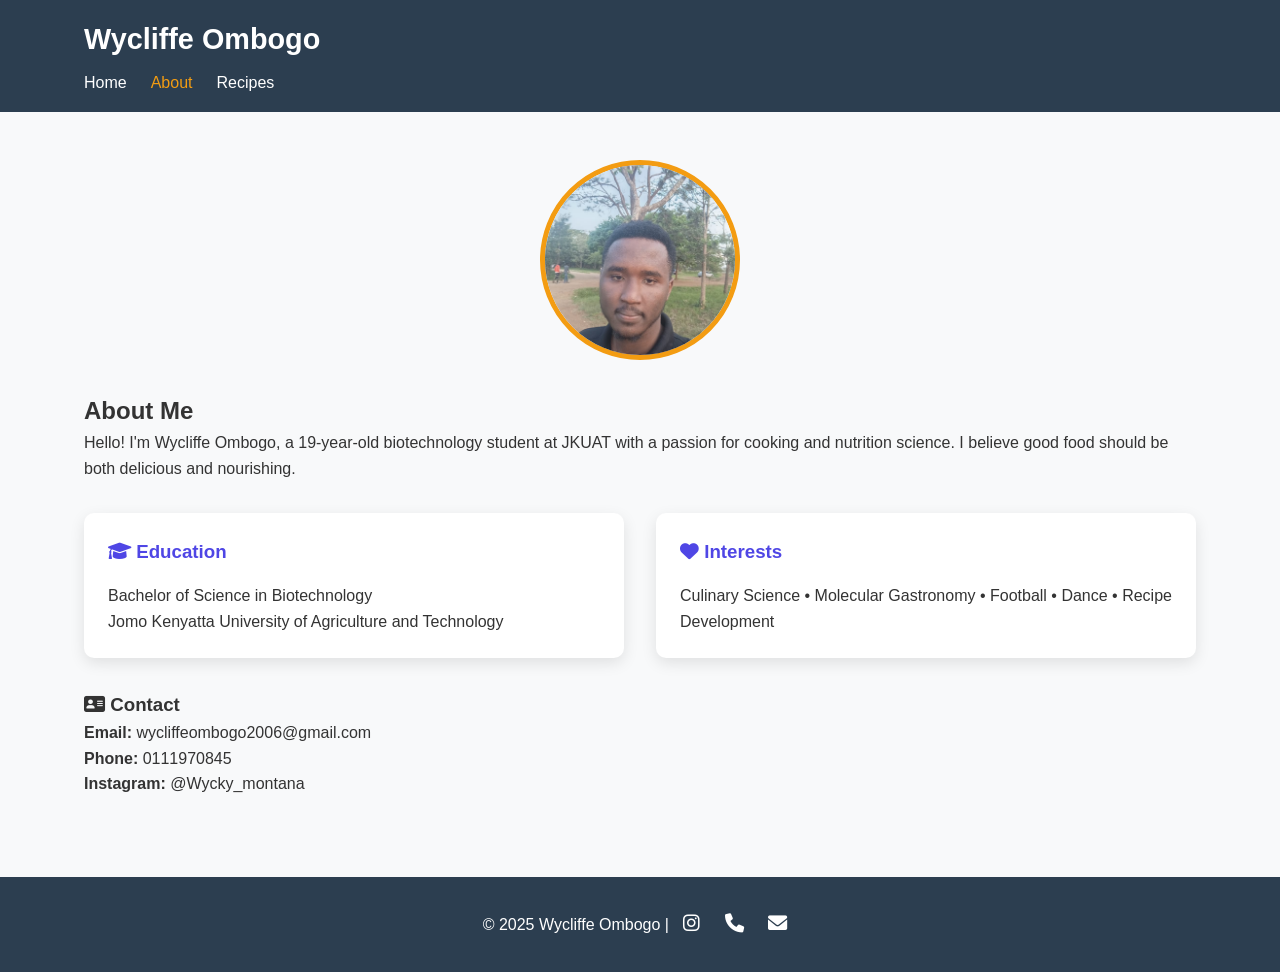
<file: about.html>
<!DOCTYPE html>
<html lang="en">
<head>
    <meta charset="UTF-8">
    <meta name="viewport" content="width=device-width, initial-scale=1.0">
    <title>About | Wycliffe Ombogo</title>
    <link rel="stylesheet" href="style.css">
    <link rel="stylesheet" href="https://cdnjs.cloudflare.com/ajax/libs/font-awesome/6.0.0/css/all.min.css">
</head>
<body>
    <header>
        <div class="container">
            <h1>Wycliffe Ombogo</h1>
            <nav>
                <ul>
                    <li><a href="index.html">Home</a></li>
                    <li><a href="about.html" class="active">About</a></li>
                    <li><a href="menu.html">Recipes</a></li>
                </ul>
            </nav>
        </div>
    </header>

    <section class="about">
        <div class="container">
            <img src="wicky.jpg" alt="Wycliffe Ombogo" class="profile-img">
            <h2>About Me</h2>
            <p>Hello! I'm Wycliffe Ombogo, a 19-year-old biotechnology student at JKUAT with a passion for cooking and nutrition science. I believe good food should be both delicious and nourishing.</p>
            
            <div class="about-grid">
                <div class="about-card">
                    <h3><i class="fas fa-graduation-cap"></i> Education</h3>
                    <p>Bachelor of Science in Biotechnology<br>Jomo Kenyatta University of Agriculture and Technology</p>
                </div>
                <div class="about-card">
                    <h3><i class="fas fa-heart"></i> Interests</h3>
                    <p>Culinary Science • Molecular Gastronomy • Football • Dance • Recipe Development</p>
                </div>
            </div>

            <div class="contact-info">
                <h3><i class="fas fa-address-card"></i> Contact</h3>
                <p><strong>Email:</strong> wycliffeombogo2006@gmail.com</p>
                <p><strong>Phone:</strong> 0111970845</p>
                <p><strong>Instagram:</strong> @Wycky_montana</p>
            </div>
        </div>
    </section>

    <footer>
        <div class="container">
            <p>&copy; 2025 Wycliffe Ombogo | 
                <a href="https://instagram.com/Wycky_montana" target="_blank"><i class="fab fa-instagram"></i></a> 
                <a href="tel:0111970845"><i class="fas fa-phone"></i></a> 
                <a href="mailto:wycliffeombogo2006@gmail.com"><i class="fas fa-envelope"></i></a>
            </p>
        </div>
    </footer>
</body>
</html>
</file>
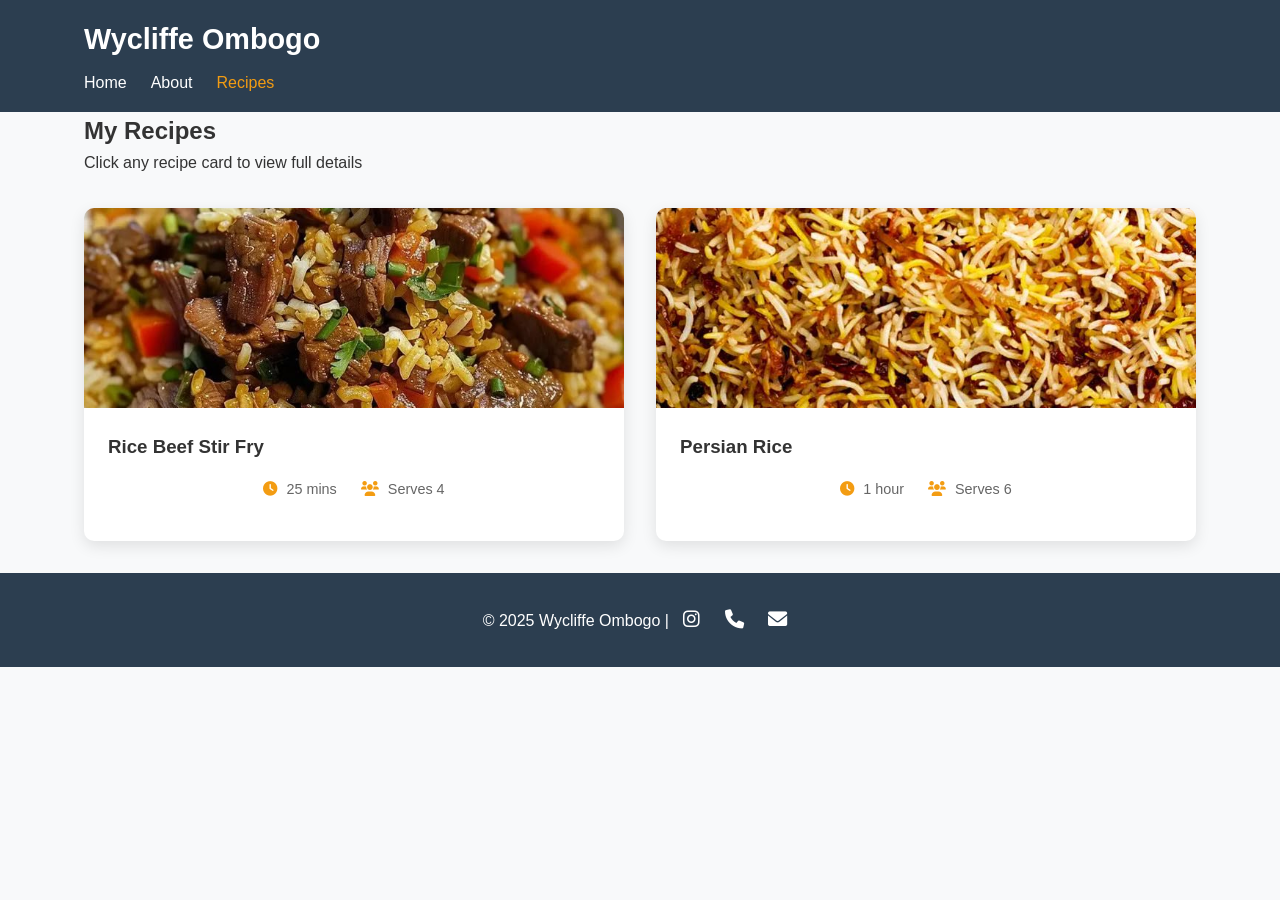
<file: menu.html>
<!DOCTYPE html>
<html lang="en">
<head>
    <meta charset="UTF-8">
    <meta name="viewport" content="width=device-width, initial-scale=1.0">
    <title>Recipe Menu | Wycliffe's Portfolio</title>
    <link rel="stylesheet" href="style.css">
    <link rel="stylesheet" href="https://cdnjs.cloudflare.com/ajax/libs/font-awesome/6.0.0/css/all.min.css">
</head>
<body>
    <header>
        <div class="container">
            <h1>Wycliffe Ombogo</h1>
            <nav>
                <ul>
                    <li><a href="index.html">Home</a></li>
                    <li><a href="about.html">About</a></li>
                    <li><a href="menu.html" class="active">Recipes</a></li>
                </ul>
            </nav>
        </div>
    </header>

    <section class="menu">
        <div class="container">
            <h1>My Recipes</h1>
            <p>Click any recipe card to view full details</p>

            <div class="recipe-cards">
                <a href="recipe.html" class="recipe-card">
                    <div class="card-image">
                        <img src="SEASONED BEEF AND RICE.jpg" alt="Rice Beef Stir Fry">
                    </div>
                    <div class="card-content">
                        <h3>Rice Beef Stir Fry</h3>
                        <div class="recipe-meta">
                            <span><i class="fas fa-clock"></i> 25 mins</span>
                            <span><i class="fas fa-users"></i> Serves 4</span>
                        </div>
                        <div class="hover-details">
                            <p>Quick Asian-inspired stir fry with tender beef and vegetables</p>
                            <span class="view-recipe">View Recipe →</span>
                        </div>
                    </div>
                </a>
                <a href="recipe 2.html" class="recipe-card">
                    <div class="card-image">
                        <img src="Zereshk Polo is a classic Persian rice dish….jpg" alt="Persian Rice">
                    </div>
                    <div class="card-content">
                        <h3>Persian Rice</h3>
                        <div class="recipe-meta">
                            <span><i class="fas fa-clock"></i> 1 hour</span>
                            <span><i class="fas fa-users"></i> Serves 6</span>
                        </div>
                        <div class="hover-details">
                            <p>Authentic Persian rice with golden crispy tahdig crust</p>
                            <span class="view-recipe">View Recipe →</span>
                        </div>
                    </div>
                </a>
            </div>
        </div>
    </section>

    <footer>
        <div class="container">
            <p>&copy; 2025 Wycliffe Ombogo | 
                <a href="https://instagram.com/Wycky_montana" target="_blank"><i class="fab fa-instagram"></i></a> 
                <a href="tel:0111970845"><i class="fas fa-phone"></i></a> 
                <a href="mailto:wycliffeombogo2006@gmail.com"><i class="fas fa-envelope"></i></a>
            </p>
        </div>
    </footer>
</body>
</html>
</file>
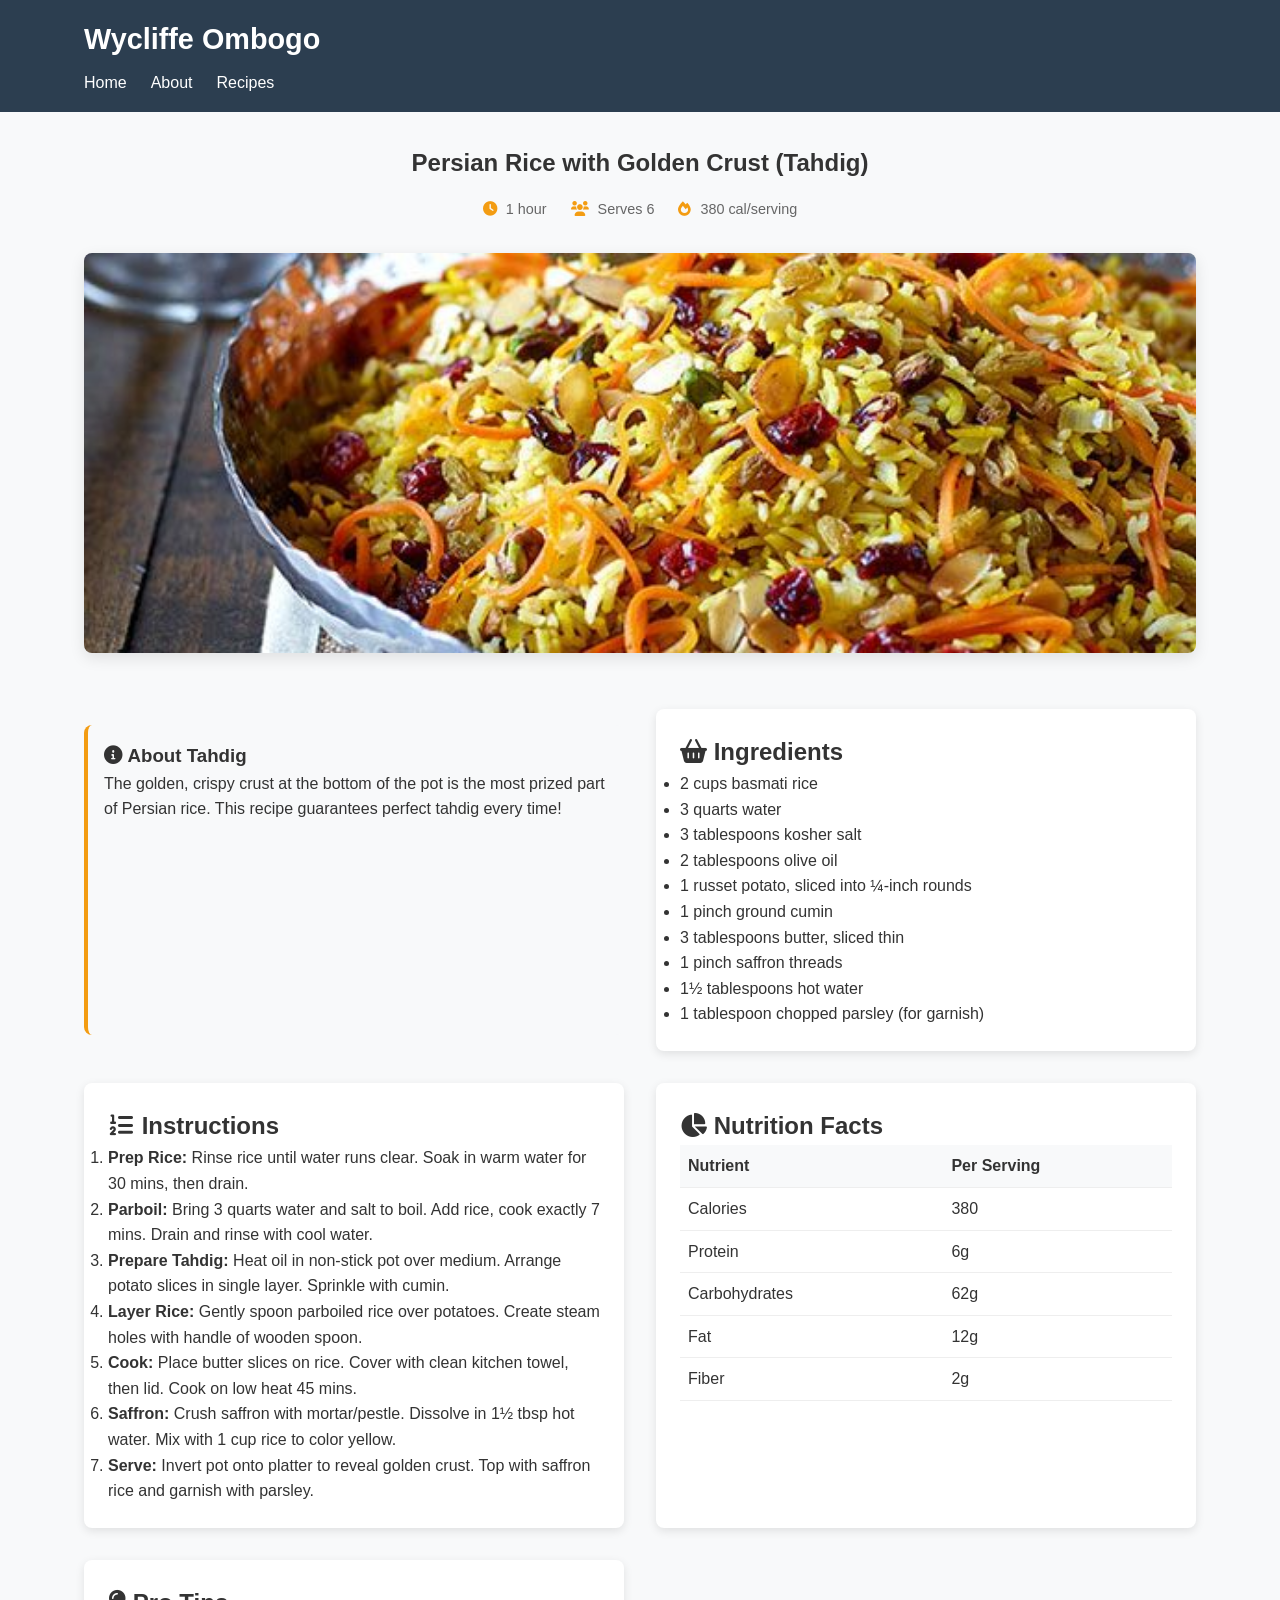
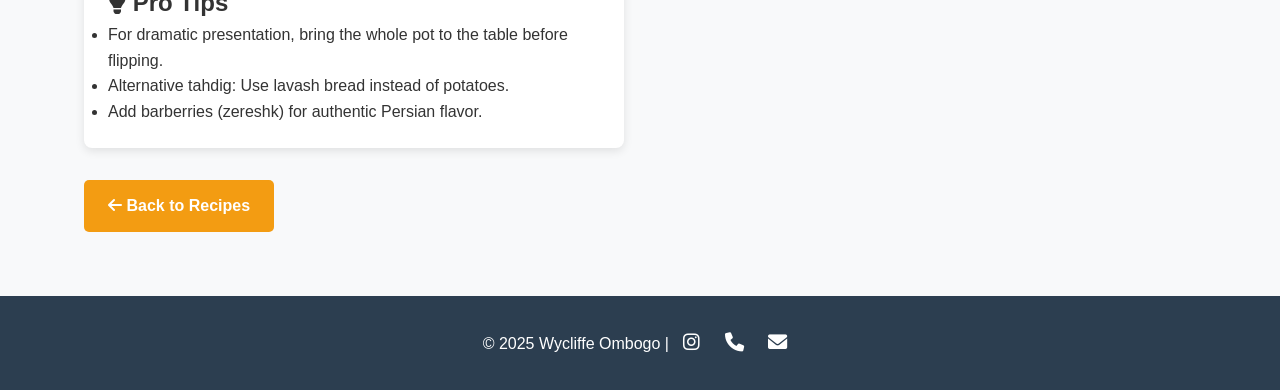
<file: recipe 2.html>
<!DOCTYPE html>
<html lang="en">
<head>
    <meta charset="UTF-8">
    <meta name="viewport" content="width=device-width, initial-scale=1.0">
    <title>Persian Rice Recipe | Wycliffe's Portfolio</title>
    <link rel="stylesheet" href="style.css">
    <link rel="stylesheet" href="https://cdnjs.cloudflare.com/ajax/libs/font-awesome/6.0.0/css/all.min.css">
    <style>
        .tahdig {
            background-color: #f8f9fa;
            padding: 1rem;
            border-radius: 8px;
            margin: 1rem 0;
            border-left: 4px solid #f39c12;
        }
    </style>
</head>
<body>
    <header>
        <div class="container">
            <h1>Wycliffe Ombogo</h1>
            <nav>
                <ul>
                    <li><a href="index.html">Home</a></li>
                    <li><a href="about.html">About</a></li>
                    <li><a href="menu.html">Recipes</a></li>
                </ul>
            </nav>
        </div>
    </header>

    <section class="recipe-page">
        <div class="container">
            <div class="recipe-header">
                <h1>Persian Rice with Golden Crust (Tahdig)</h1>
                <div class="recipe-meta">
                    <span><i class="fas fa-clock"></i> 1 hour</span>
                    <span><i class="fas fa-users"></i> Serves 6</span>
                    <span><i class="fas fa-fire"></i> 380 cal/serving</span>
                </div>
                <img src="Jewelled Persian Rice _ Think Rice (Canada).jpg" alt="Persian Rice" class="recipe-hero">
            </div>

            <div class="recipe-content">
                <div class="tahdig">
                    <h3><i class="fas fa-info-circle"></i> About Tahdig</h3>
                    <p>The golden, crispy crust at the bottom of the pot is the most prized part of Persian rice. This recipe guarantees perfect tahdig every time!</p>
                </div>

                <div class="ingredients">
                    <h2><i class="fas fa-shopping-basket"></i> Ingredients</h2>
                    <ul>
                        <li>2 cups basmati rice</li>
                        <li>3 quarts water</li>
                        <li>3 tablespoons kosher salt</li>
                        <li>2 tablespoons olive oil</li>
                        <li>1 russet potato, sliced into ¼-inch rounds</li>
                        <li>1 pinch ground cumin</li>
                        <li>3 tablespoons butter, sliced thin</li>
                        <li>1 pinch saffron threads</li>
                        <li>1½ tablespoons hot water</li>
                        <li>1 tablespoon chopped parsley (for garnish)</li>
                    </ul>
                </div>

                <div class="instructions">
                    <h2><i class="fas fa-list-ol"></i> Instructions</h2>
                    <ol>
                        <li><strong>Prep Rice:</strong> Rinse rice until water runs clear. Soak in warm water for 30 mins, then drain.</li>
                        <li><strong>Parboil:</strong> Bring 3 quarts water and salt to boil. Add rice, cook exactly 7 mins. Drain and rinse with cool water.</li>
                        <li><strong>Prepare Tahdig:</strong> Heat oil in non-stick pot over medium. Arrange potato slices in single layer. Sprinkle with cumin.</li>
                        <li><strong>Layer Rice:</strong> Gently spoon parboiled rice over potatoes. Create steam holes with handle of wooden spoon.</li>
                        <li><strong>Cook:</strong> Place butter slices on rice. Cover with clean kitchen towel, then lid. Cook on low heat 45 mins.</li>
                        <li><strong>Saffron:</strong> Crush saffron with mortar/pestle. Dissolve in 1½ tbsp hot water. Mix with 1 cup rice to color yellow.</li>
                        <li><strong>Serve:</strong> Invert pot onto platter to reveal golden crust. Top with saffron rice and garnish with parsley.</li>
                    </ol>
                </div>

                <div class="nutrition">
                    <h2><i class="fas fa-chart-pie"></i> Nutrition Facts</h2>
                    <table class="nutrition-table">
                        <tr>
                            <th>Nutrient</th>
                            <th>Per Serving</th>
                        </tr>
                        <tr>
                            <td>Calories</td>
                            <td>380</td>
                        </tr>
                        <tr>
                            <td>Protein</td>
                            <td>6g</td>
                        </tr>
                        <tr>
                            <td>Carbohydrates</td>
                            <td>62g</td>
                        </tr>
                        <tr>
                            <td>Fat</td>
                            <td>12g</td>
                        </tr>
                        <tr>
                            <td>Fiber</td>
                            <td>2g</td>
                        </tr>
                    </table>
                </div>

                <div class="tips">
                    <h2><i class="fas fa-lightbulb"></i> Pro Tips</h2>
                    <ul>
                        <li>For dramatic presentation, bring the whole pot to the table before flipping.</li>
                        <li>Alternative tahdig: Use lavash bread instead of potatoes.</li>
                        <li>Add barberries (zereshk) for authentic Persian flavor.</li>
                    </ul>
                </div>
            </div>

            <a href="menu.html" class="btn"><i class="fas fa-arrow-left"></i> Back to Recipes</a>
        </div>
    </section>

    <footer>
        <div class="container">
            <p>&copy; 2025 Wycliffe Ombogo | 
                <a href="https://instagram.com/Wycky_montana" target="_blank"><i class="fab fa-instagram"></i></a> 
                <a href="tel:0111970845"><i class="fas fa-phone"></i></a> 
                <a href="mailto:wycliffeombogo2006@gmail.com"><i class="fas fa-envelope"></i></a>
            </p>
        </div>
    </footer>
</body>
</html>
</file>
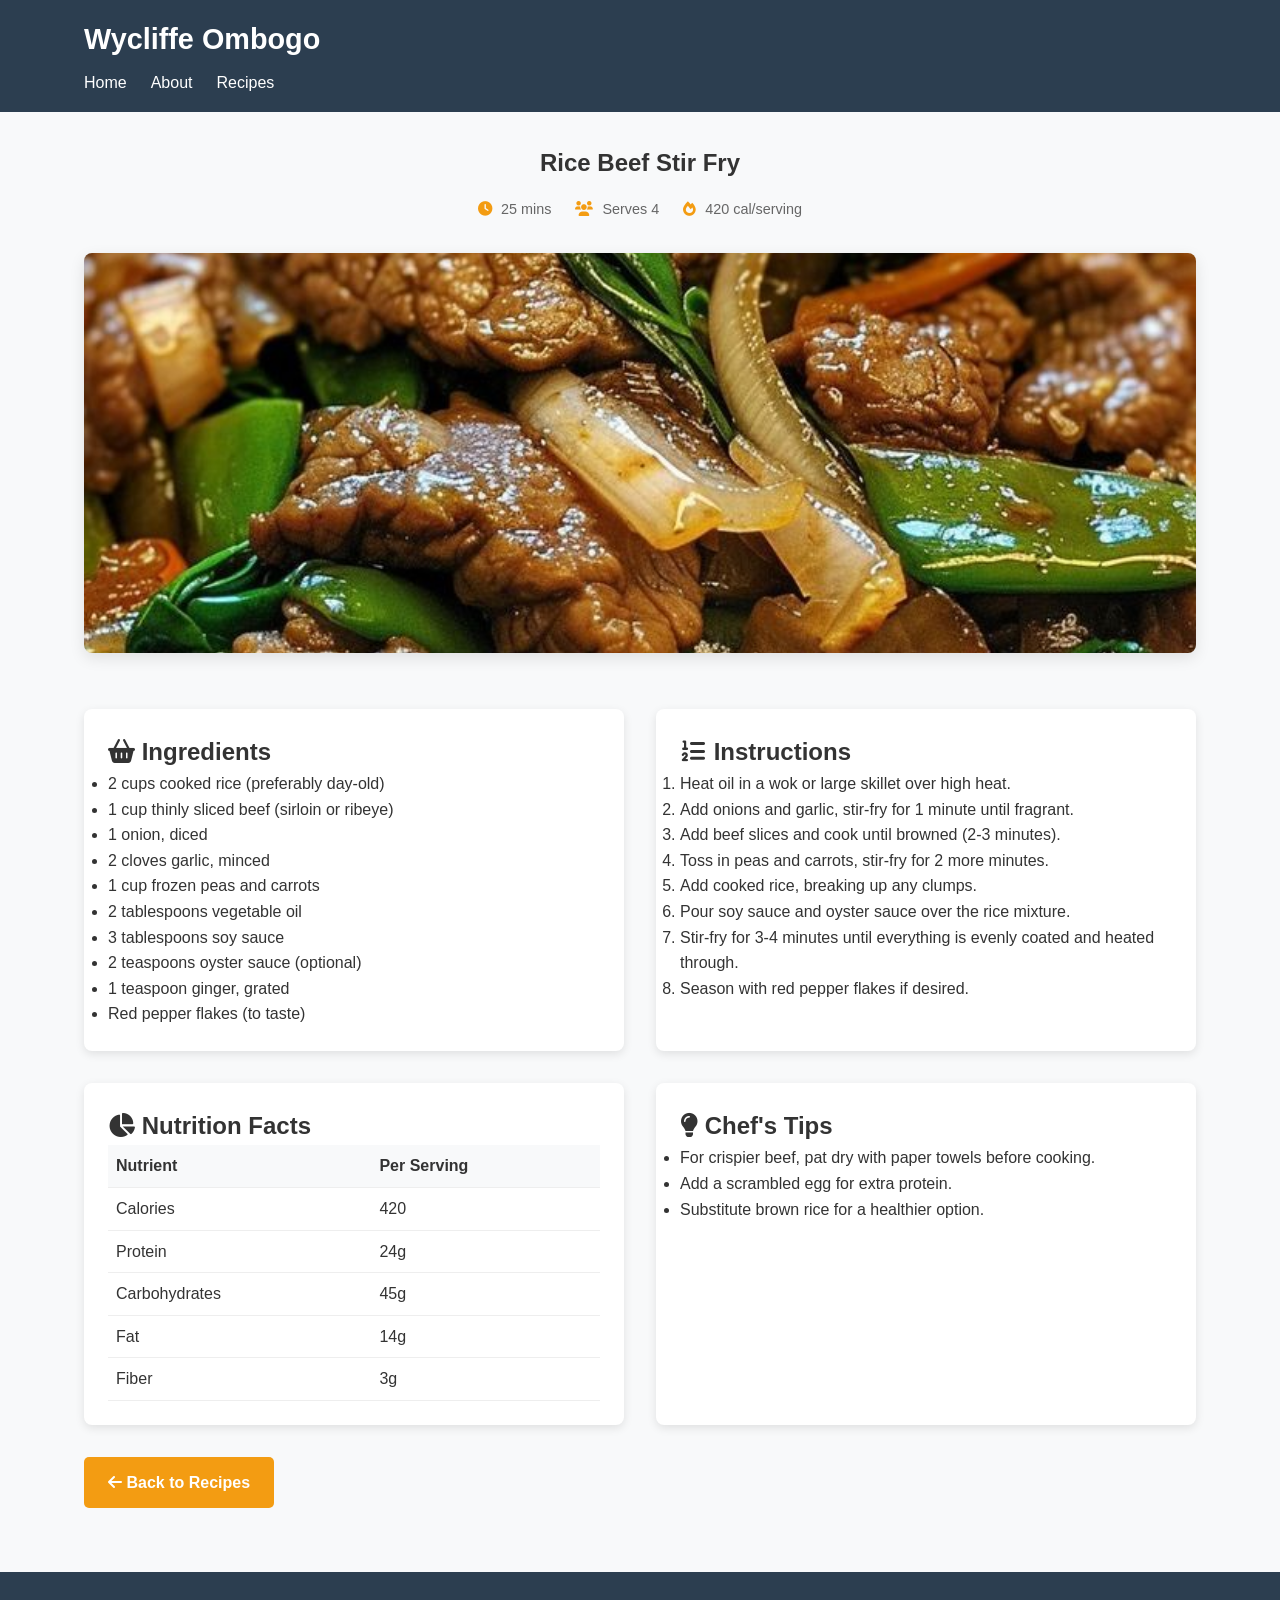
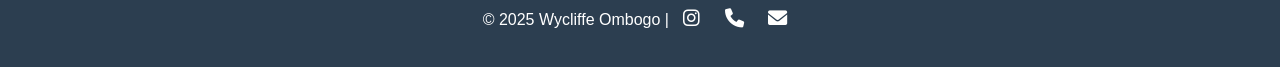
<file: recipe.html>
<!DOCTYPE html>
<html lang="en">
<head>
    <meta charset="UTF-8">
    <meta name="viewport" content="width=device-width, initial-scale=1.0">
    <title>Rice Beef Recipe | Wycliffe's Portfolio</title>
    <link rel="stylesheet" href="style.css">
    <link rel="stylesheet" href="https://cdnjs.cloudflare.com/ajax/libs/font-awesome/6.0.0/css/all.min.css">
</head>
<body>
    <header>
        <div class="container">
            <h1>Wycliffe Ombogo</h1>
            <nav>
                <ul>
                    <li><a href="index.html">Home</a></li>
                    <li><a href="about.html">About</a></li>
                    <li><a href="menu.html">Recipes</a></li>
                </ul>
            </nav>
        </div>
    </header>

    <section class="recipe-page">
        <div class="container">
            <div class="recipe-header">
                <h1>Rice Beef Stir Fry</h1>
                <div class="recipe-meta">
                    <span><i class="fas fa-clock"></i> 25 mins</span>
                    <span><i class="fas fa-users"></i> Serves 4</span>
                    <span><i class="fas fa-fire"></i> 420 cal/serving</span>
                </div>
                <img src="Chinese Beef and Onion Stir Fry is a quick and….jpg" alt="Rice Beef Stir Fry" class="recipe-hero">
            </div>

            <div class="recipe-content">
                <div class="ingredients">
                    <h2><i class="fas fa-shopping-basket"></i> Ingredients</h2>
                    <ul>
                        <li>2 cups cooked rice (preferably day-old)</li>
                        <li>1 cup thinly sliced beef (sirloin or ribeye)</li>
                        <li>1 onion, diced</li>
                        <li>2 cloves garlic, minced</li>
                        <li>1 cup frozen peas and carrots</li>
                        <li>2 tablespoons vegetable oil</li>
                        <li>3 tablespoons soy sauce</li>
                        <li>2 teaspoons oyster sauce (optional)</li>
                        <li>1 teaspoon ginger, grated</li>
                        <li>Red pepper flakes (to taste)</li>
                    </ul>
                </div>

                <div class="instructions">
                    <h2><i class="fas fa-list-ol"></i> Instructions</h2>
                    <ol>
                        <li>Heat oil in a wok or large skillet over high heat.</li>
                        <li>Add onions and garlic, stir-fry for 1 minute until fragrant.</li>
                        <li>Add beef slices and cook until browned (2-3 minutes).</li>
                        <li>Toss in peas and carrots, stir-fry for 2 more minutes.</li>
                        <li>Add cooked rice, breaking up any clumps.</li>
                        <li>Pour soy sauce and oyster sauce over the rice mixture.</li>
                        <li>Stir-fry for 3-4 minutes until everything is evenly coated and heated through.</li>
                        <li>Season with red pepper flakes if desired.</li>
                    </ol>
                </div>

                <div class="nutrition">
                    <h2><i class="fas fa-chart-pie"></i> Nutrition Facts</h2>
                    <table class="nutrition-table">
                        <tr>
                            <th>Nutrient</th>
                            <th>Per Serving</th>
                        </tr>
                        <tr>
                            <td>Calories</td>
                            <td>420</td>
                        </tr>
                        <tr>
                            <td>Protein</td>
                            <td>24g</td>
                        </tr>
                        <tr>
                            <td>Carbohydrates</td>
                            <td>45g</td>
                        </tr>
                        <tr>
                            <td>Fat</td>
                            <td>14g</td>
                        </tr>
                        <tr>
                            <td>Fiber</td>
                            <td>3g</td>
                        </tr>
                    </table>
                </div>

                <div class="tips">
                    <h2><i class="fas fa-lightbulb"></i> Chef's Tips</h2>
                    <ul>
                        <li>For crispier beef, pat dry with paper towels before cooking.</li>
                        <li>Add a scrambled egg for extra protein.</li>
                        <li>Substitute brown rice for a healthier option.</li>
                    </ul>
                </div>
            </div>

            <a href="menu.html" class="btn"><i class="fas fa-arrow-left"></i> Back to Recipes</a>
        </div>
    </section>

    <footer>
        <div class="container">
            <p>&copy; 2025 Wycliffe Ombogo | 
                <a href="https://instagram.com/Wycky_montana" target="_blank"><i class="fab fa-instagram"></i></a> 
                <a href="tel:0111970845"><i class="fas fa-phone"></i></a> 
                <a href="mailto:wycliffeombogo2006@gmail.com"><i class="fas fa-envelope"></i></a>
            </p>
        </div>
    </footer>
</body>
</html>
</file>
<file: style.css>
:root {
    --primary: #4f46e5;
    --secondary: #f39c12;
    --dark: #2c3e50;
    --light: #f8f9fa;
    --text: #333;
    --white: #fff;
}

* {
    margin: 0;
    padding: 0;
    box-sizing: border-box;
}

body {
    font-family: 'Poppins', sans-serif;
    line-height: 1.6;
    color: var(--text);
    background-color: var(--light);
}

/* Background Image Setup */
body {
    margin: 0;
    font-family: 'Poppins', sans-serif;
    min-height: 100vh;
    display: flex;
    flex-direction: column;
}

.hero {
    background: linear-gradient(rgba(0, 0, 0, 0.6), rgba(0, 0, 0, 0.6)), 
                url('lab-background.jpg') center/cover no-repeat;
    color: white;
    flex: 1;
    display: flex;
    align-items: center;
    padding: 4rem 0;
}

/* Hero Content Styling */
.hero-content {
    max-width: 800px;
    margin: 0 auto;
    text-align: center;
}

.intro {
    font-size: 1.2rem;
    margin-bottom: 2rem;
    font-weight: 300;
}

.hero-highlights {
    background: rgba(255, 255, 255, 0.1);
    backdrop-filter: blur(5px);
    padding: 1.5rem;
    border-radius: 10px;
    margin: 2rem 0;
    text-align: left;
    border-left: 3px solid #4f46e5;
}

.hero-highlights i {
    color: #f39c12;
    margin-right: 10px;
    width: 20px;
    text-align: center;
}

.hero-buttons {
    display: flex;
    gap: 1rem;
    justify-content: center;
    margin-top: 2rem;
}

.btn {
    padding: 0.8rem 1.8rem;
    border-radius: 30px;
    text-decoration: none;
    font-weight: 600;
    transition: all 0.3s;
}

.btn-outline {
    background: transparent;
    color: white;
    border: 2px solid white;
}

.btn-outline:hover {
    background: white;
    color: #2c3e50;
}

/* Footer Styling */
footer {
    background: #2c3e50;
    color: white;
    padding: 2rem 0;
    text-align: center;
}

.social-links {
    margin: 1rem 0;
}

.social-links a {
    color: white;
    margin: 0 10px;
    font-size: 1.2rem;
    transition: color 0.3s;
}

.social-links a:hover {
    color: #f39c12;
}

.container {
    width: 90%;
    max-width: 1200px;
    margin: 0 auto;
    padding: 0 20px;
}

/* Header Styles */
header {
    background-color: var(--dark);
    color: var(--white);
    padding: 1rem 0;
    position: sticky;
    top: 0;
    z-index: 100;
}

header h1 {
    font-size: 1.8rem;
    margin-bottom: 0.5rem;
}

nav ul {
    display: flex;
    list-style: none;
    gap: 1.5rem;
}

nav a {
    color: var(--white);
    text-decoration: none;
    font-weight: 500;
    transition: color 0.3s;
}

nav a:hover, nav a.active {
    color: var(--secondary);
}

/* Hero Section */
.hero {
    background: linear-gradient(rgba(0,0,0,0.7), rgba(0,0,0,0.7)), url('../images/hero-bg.jpg');
    background-size: cover;
    background-position: center;
    color: var(--white);
    text-align: center;
    padding: 5rem 0;
}

.hero h2 {
    font-size: 2.5rem;
    margin-bottom: 1rem;
}

.hero p {
    font-size: 1.2rem;
    margin-bottom: 2rem;
}

.hero-highlights {
    background: rgba(255,255,255,0.8);
    padding: 1rem;
    border-radius: 8px;
    margin: 1rem 0;
    text-align: left;
    max-width: 600px;
    margin-left: auto;
    margin-right: auto;
}

.hero-highlights i {
    color: #4f46e5;
    margin-right: 10px;
}

.hero-highlights p {
    margin: 0.5rem 0;
}

.btn {
    display: inline-block;
    background-color: var(--secondary);
    color: var(--white);
    padding: 0.8rem 1.5rem;
    border-radius: 5px;
    text-decoration: none;
    font-weight: bold;
    transition: all 0.3s;
}

.btn:hover {
    background-color: #e67e22;
    transform: translateY(-3px);
    box-shadow: 0 5px 15px rgba(0,0,0,0.2);
}

.features {
    padding: 3rem 0;
}

.feature-card {
    background: var(--white);
    padding: 2rem;
    border-radius: 10px;
    text-align: center;
    box-shadow: 0 5px 15px rgba(0,0,0,0.1);
    transition: transform 0.3s;
}

.feature-card:hover {
    transform: translateY(-10px);
}

.feature-card i {
    font-size: 2.5rem;
    color: var(--primary);
    margin-bottom: 1rem;
}

.about {
    padding: 3rem 0;
}

.profile-img {
    width: 200px;
    height: 200px;
    border-radius: 50%;
    object-fit: cover;
    border: 5px solid var(--secondary);
    display: block;
    margin: 0 auto 2rem;
}

.about-grid {
    display: grid;
    grid-template-columns: repeat(auto-fit, minmax(300px, 1fr));
    gap: 2rem;
    margin: 2rem 0;
}

.about-card {
    background: var(--white);
    padding: 1.5rem;
    border-radius: 10px;
    box-shadow: 0 5px 15px rgba(0,0,0,0.1);
}

.about-card h3 {
    color: var(--primary);
    margin-bottom: 1rem;
}

.recipe-gallery {
    padding: 3rem 0;
}

.filter-options {
    display: flex;
    gap: 1rem;
    margin-bottom: 2rem;
}

.filter-btn {
    padding: 0.5rem 1rem;
    border: none;
    background: var(--white);
    border-radius: 5px;
    cursor: pointer;
    transition: all 0.3s;
}

.filter-btn.active, .filter-btn:hover {
    background: var(--primary);
    color: var(--white);
}

.recipe-cards {
    display: grid;
    grid-template-columns: repeat(auto-fill, minmax(300px, 1fr));
    gap: 2rem;
}

.recipe-card {
    background: var(--white);
    border-radius: 10px;
    overflow: hidden;
    box-shadow: 0 5px 15px rgba(0,0,0,0.1);
    transition: transform 0.3s;
}

.recipe-card:hover {
    transform: translateY(-10px);
}

.recipe-card img {
    width: 100%;
    height: 200px;
    object-fit: cover;
}

/* Recipe Cards with Links */
.recipe-cards {
    display: grid;
    grid-template-columns: repeat(auto-fit, minmax(300px, 1fr));
    gap: 2rem;
    margin-top: 2rem;
}

.recipe-card {
    display: block;
    background: white;
    border-radius: 10px;
    overflow: hidden;
    box-shadow: 0 5px 15px rgba(0,0,0,0.1);
    transition: all 0.3s ease;
    text-decoration: none;
    color: inherit;
}

.recipe-card:hover {
    transform: translateY(-10px);
    box-shadow: 0 15px 30px rgba(0,0,0,0.2);
}

.card-image {
    height: 200px;
    overflow: hidden;
}

.card-image img {
    width: 100%;
    height: 100%;
    object-fit: cover;
    transition: transform 0.5s;
}

.recipe-card:hover .card-image img {
    transform: scale(1.1);
}

.card-content {
    padding: 1.5rem;
}

.recipe-meta {
    display: flex;
    gap: 1rem;
    margin: 0.5rem 0;
    color: #666;
    font-size: 0.9rem;
}

.hover-details {
    max-height: 0;
    overflow: hidden;
    transition: max-height 0.3s ease;
    color: #555;
}

.recipe-card:hover .hover-details {
    max-height: 100px;
    margin-top: 1rem;
}

.view-recipe {
    display: inline-block;
    margin-top: 0.5rem;
    color: #f39c12;
    font-weight: bold;
}

.recipe-info {
    padding: 1.5rem;
}


.meal-planner {
    background: var(--white);
    padding: 2rem;
    border-radius: 10px;
    margin: 2rem 0;
    box-shadow: 0 5px 15px rgba(0,0,0,0.1);
}

.planning-grid {
    display: grid;
    grid-template-columns: repeat(auto-fit, minmax(150px, 1fr));
    gap: 1rem;
    margin-top: 1rem;
}

.day-card {
    background: var(--light);
    border-radius: 8px;
    padding: 1rem;
    text-align: center;
    cursor: pointer;
    transition: all 0.3s;
}

.day-card:hover {
    background: #e8f4fc;
}

.day-card.selected {
    background: var(--primary);
    color: var(--white);
}

.recipe-page {
    padding: 2rem 0;
}

.recipe-header {
    text-align: center;
    margin-bottom: 2rem;
}

.recipe-hero {
    width: 100%;
    max-height: 400px;
    object-fit: cover;
    border-radius: 8px;
    margin: 1rem 0;
    box-shadow: 0 5px 15px rgba(0,0,0,0.1);
}

.recipe-meta {
    display: flex;
    justify-content: center;
    gap: 1.5rem;
    margin: 1rem 0;
    color: #666;
}

.recipe-meta i {
    margin-right: 5px;
    color: #f39c12;
}

.recipe-content {
    display: grid;
    grid-template-columns: 1fr 1fr;
    gap: 2rem;
    margin: 2rem 0;
}

.ingredients, .instructions, .nutrition, .tips {
    background: white;
    padding: 1.5rem;
    border-radius: 8px;
    box-shadow: 0 3px 10px rgba(0,0,0,0.1);
}

.nutrition-table {
    width: 100%;
    border-collapse: collapse;
}

.nutrition-table th, .nutrition-table td {
    padding: 0.5rem;
    text-align: left;
    border-bottom: 1px solid #eee;
}

.nutrition-table th {
    background-color: #f8f9fa;
}

@media (max-width: 768px) {
    .recipe-content {
        grid-template-columns: 1fr;
    }
}

footer {
    background: var(--dark);
    color: var(--white);
    text-align: center;
    padding: 2rem 0;
    margin-top: 2rem;
}

footer a {
    color: var(--white);
    margin: 0 10px;
    font-size: 1.2rem;
    transition: color 0.3s;
}

footer a:hover {
    color: var(--secondary);
}

@media (max-width: 768px) {
    nav ul {
        flex-direction: column;
        gap: 0.5rem;
    }
    
    .hero h2 {
        font-size: 2rem;
    }
    
    .features .container {
        grid-template-columns: 1fr;
        gap: 1.5rem;
    }
}
</file>
